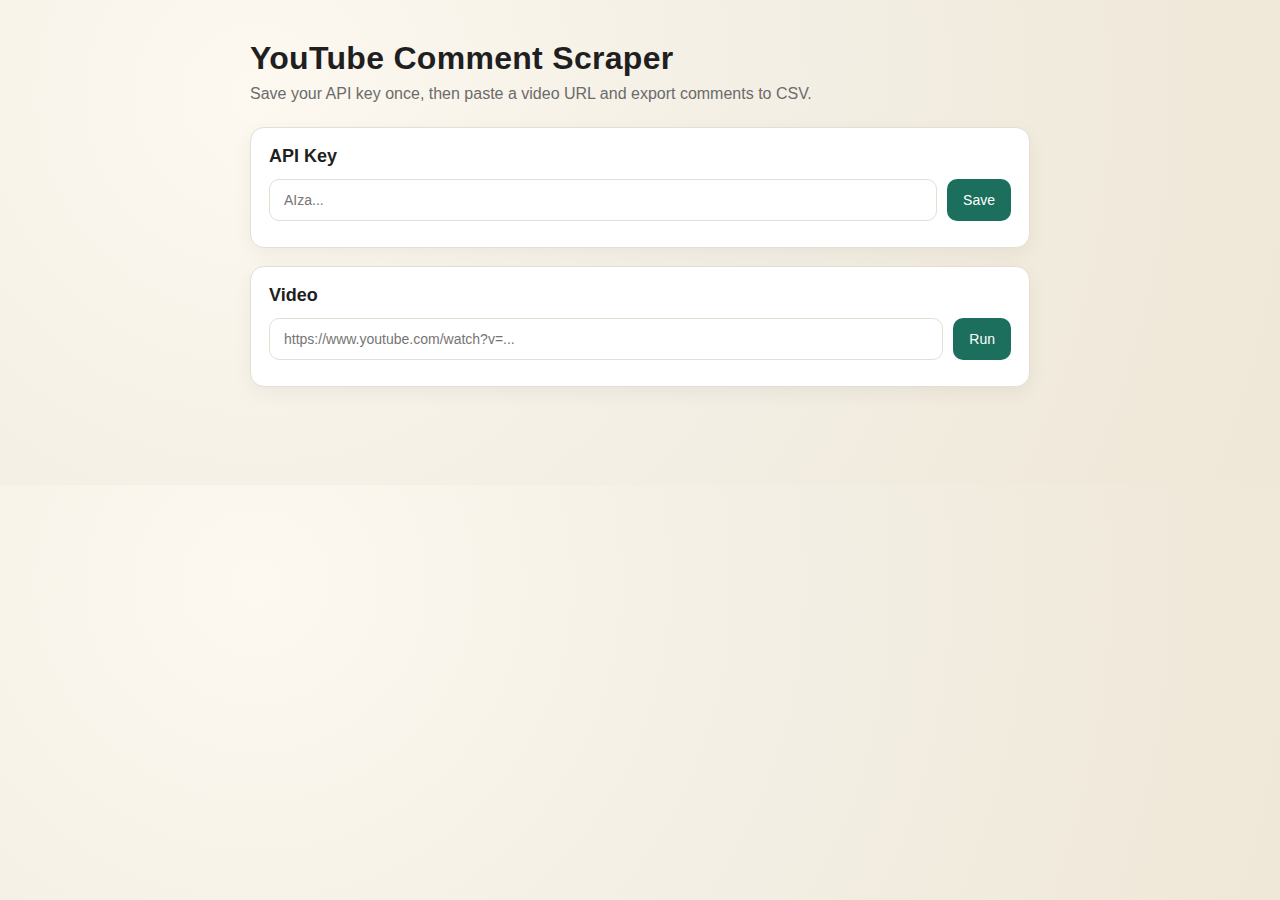
<file: ui/index.html>
<!doctype html>
<html lang="en">
  <head>
    <meta charset="UTF-8" />
    <meta name="viewport" content="width=device-width, initial-scale=1.0" />
    <title>YouTube Comment Scraper</title>
    <link rel="stylesheet" href="style.css" />
  </head>
  <body>
    <main class="app">
      <header>
        <h1>YouTube Comment Scraper</h1>
        <p>Save your API key once, then paste a video URL and export comments to CSV.</p>
      </header>

      <section class="card">
        <h2>API Key</h2>
        <div class="row">
          <input id="apiKey" type="password" placeholder="AIza..." />
          <button id="saveKey">Save</button>
        </div>
        <div class="hint" id="keyStatus"></div>
      </section>

      <section class="card">
        <h2>Video</h2>
        <div class="row">
          <input id="videoUrl" type="text" placeholder="https://www.youtube.com/watch?v=..." />
          <button id="run">Run</button>
        </div>
        <div class="hint" id="runStatus"></div>
      </section>

      <section class="card" id="resultCard" hidden>
        <h2>Output</h2>
        <div class="row">
          <input id="outputPath" type="text" readonly />
          <button id="openFile">Open</button>
        </div>
      </section>
    </main>

    <script src="app.js"></script>
  </body>
</html>
</file>
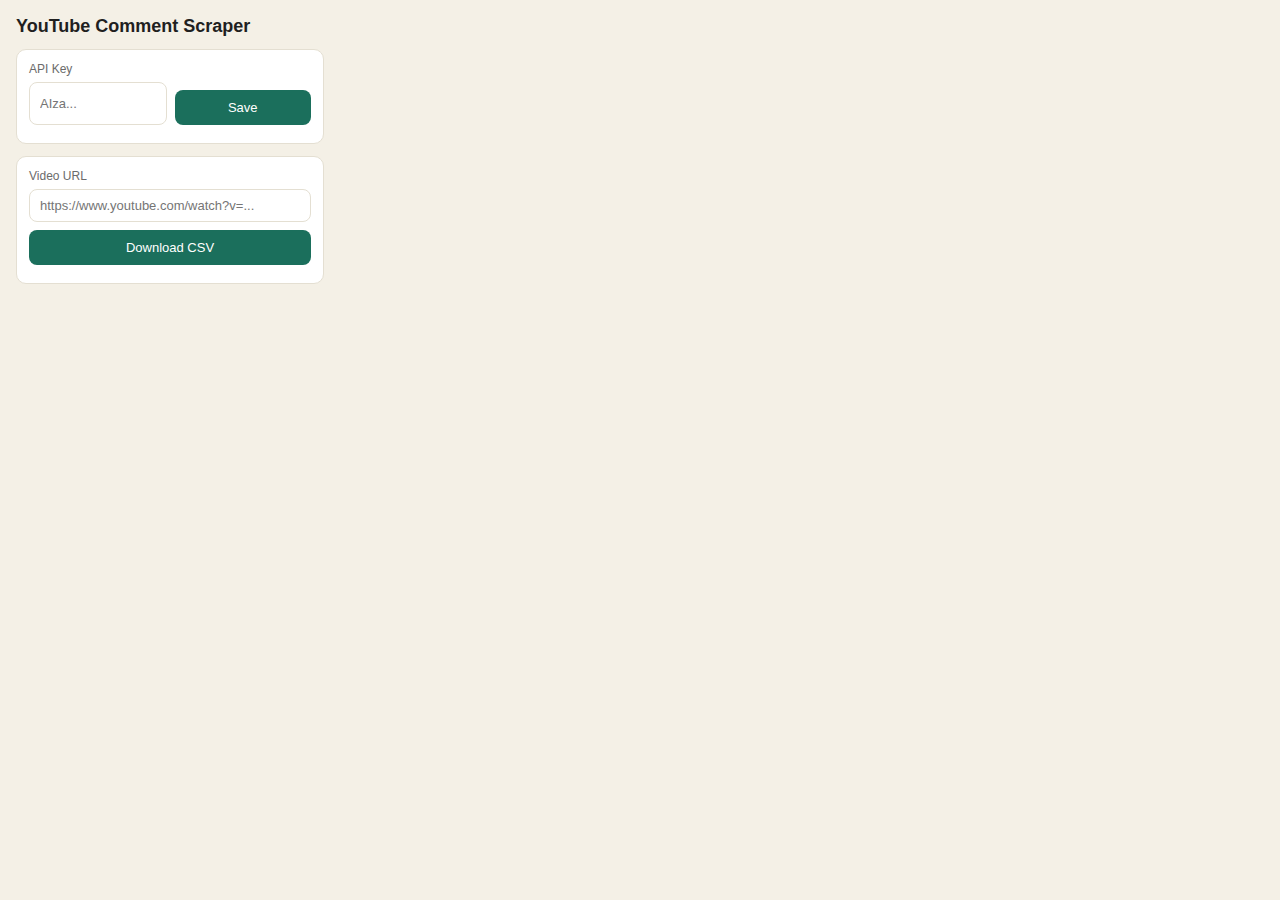
<file: popup.html>
<!doctype html>
<html lang="en">
  <head>
    <meta charset="UTF-8" />
    <meta name="viewport" content="width=device-width, initial-scale=1.0" />
    <title>YouTube Comment Scraper</title>
    <link rel="stylesheet" href="popup.css" />
  </head>
  <body>
    <main class="app">
      <h1>YouTube Comment Scraper</h1>

      <section class="card">
        <label for="apiKey">API Key</label>
        <div class="row">
          <input id="apiKey" type="password" placeholder="AIza..." />
          <button id="saveKey">Save</button>
        </div>
        <div class="hint" id="keyStatus"></div>
      </section>

      <section class="card">
        <label for="videoUrl">Video URL</label>
        <input id="videoUrl" type="text" placeholder="https://www.youtube.com/watch?v=..." />
        <button id="run">Download CSV</button>
        <div class="hint" id="runStatus"></div>
      </section>
    </main>

    <script src="popup.js"></script>
  </body>
</html>
</file>
<file: ui/style.css>
:root {
  --bg: #f4f0e6;
  --card: #ffffff;
  --text: #1f1f1f;
  --muted: #6b6b6b;
  --accent: #1b6f5c;
  --accent-dark: #145545;
  --border: #e4dfd2;
}

* {
  box-sizing: border-box;
}

body {
  margin: 0;
  font-family: "Avenir", "Futura", "Trebuchet MS", sans-serif;
  background: radial-gradient(circle at 20% 20%, #fdf9f0, #f4f0e6 40%, #efe7d7 100%);
  color: var(--text);
}

.app {
  max-width: 820px;
  margin: 40px auto;
  padding: 0 20px 40px;
}

header h1 {
  margin: 0 0 8px;
  font-size: 32px;
  letter-spacing: 0.3px;
}

header p {
  margin: 0 0 24px;
  color: var(--muted);
}

.card {
  background: var(--card);
  border: 1px solid var(--border);
  border-radius: 14px;
  padding: 18px;
  margin-bottom: 18px;
  box-shadow: 0 6px 20px rgba(0, 0, 0, 0.05);
}

.card h2 {
  margin: 0 0 12px;
  font-size: 18px;
}

.row {
  display: flex;
  gap: 10px;
}

input[type="text"],
input[type="password"] {
  flex: 1;
  padding: 12px 14px;
  border-radius: 10px;
  border: 1px solid var(--border);
  font-size: 14px;
}

button {
  padding: 12px 16px;
  border-radius: 10px;
  border: none;
  background: var(--accent);
  color: white;
  font-size: 14px;
  cursor: pointer;
}

button:hover {
  background: var(--accent-dark);
}

.hint {
  margin-top: 8px;
  font-size: 12px;
  color: var(--muted);
}

#resultCard input {
  background: #faf8f2;
}

@media (max-width: 640px) {
  .row {
    flex-direction: column;
  }

  button {
    width: 100%;
  }
}
</file>
<file: popup.css>
:root {
  --bg: #f4f0e6;
  --card: #ffffff;
  --text: #1f1f1f;
  --muted: #6b6b6b;
  --accent: #1b6f5c;
  --accent-dark: #145545;
  --border: #e4dfd2;
}

* {
  box-sizing: border-box;
}

body {
  margin: 0;
  font-family: "Avenir", "Futura", "Trebuchet MS", sans-serif;
  background: var(--bg);
  color: var(--text);
  width: 340px;
}

.app {
  padding: 16px;
}

h1 {
  margin: 0 0 12px;
  font-size: 18px;
}

.card {
  background: var(--card);
  border: 1px solid var(--border);
  border-radius: 10px;
  padding: 12px;
  margin-bottom: 12px;
}

label {
  display: block;
  font-size: 12px;
  color: var(--muted);
  margin-bottom: 6px;
}

.row {
  display: flex;
  gap: 8px;
}

input[type="text"],
input[type="password"] {
  width: 100%;
  padding: 8px 10px;
  border-radius: 8px;
  border: 1px solid var(--border);
  font-size: 13px;
}

button {
  margin-top: 8px;
  width: 100%;
  padding: 10px;
  border-radius: 8px;
  border: none;
  background: var(--accent);
  color: white;
  font-size: 13px;
  cursor: pointer;
}

button:hover {
  background: var(--accent-dark);
}

.hint {
  margin-top: 6px;
  font-size: 12px;
  color: var(--muted);
}
</file>
